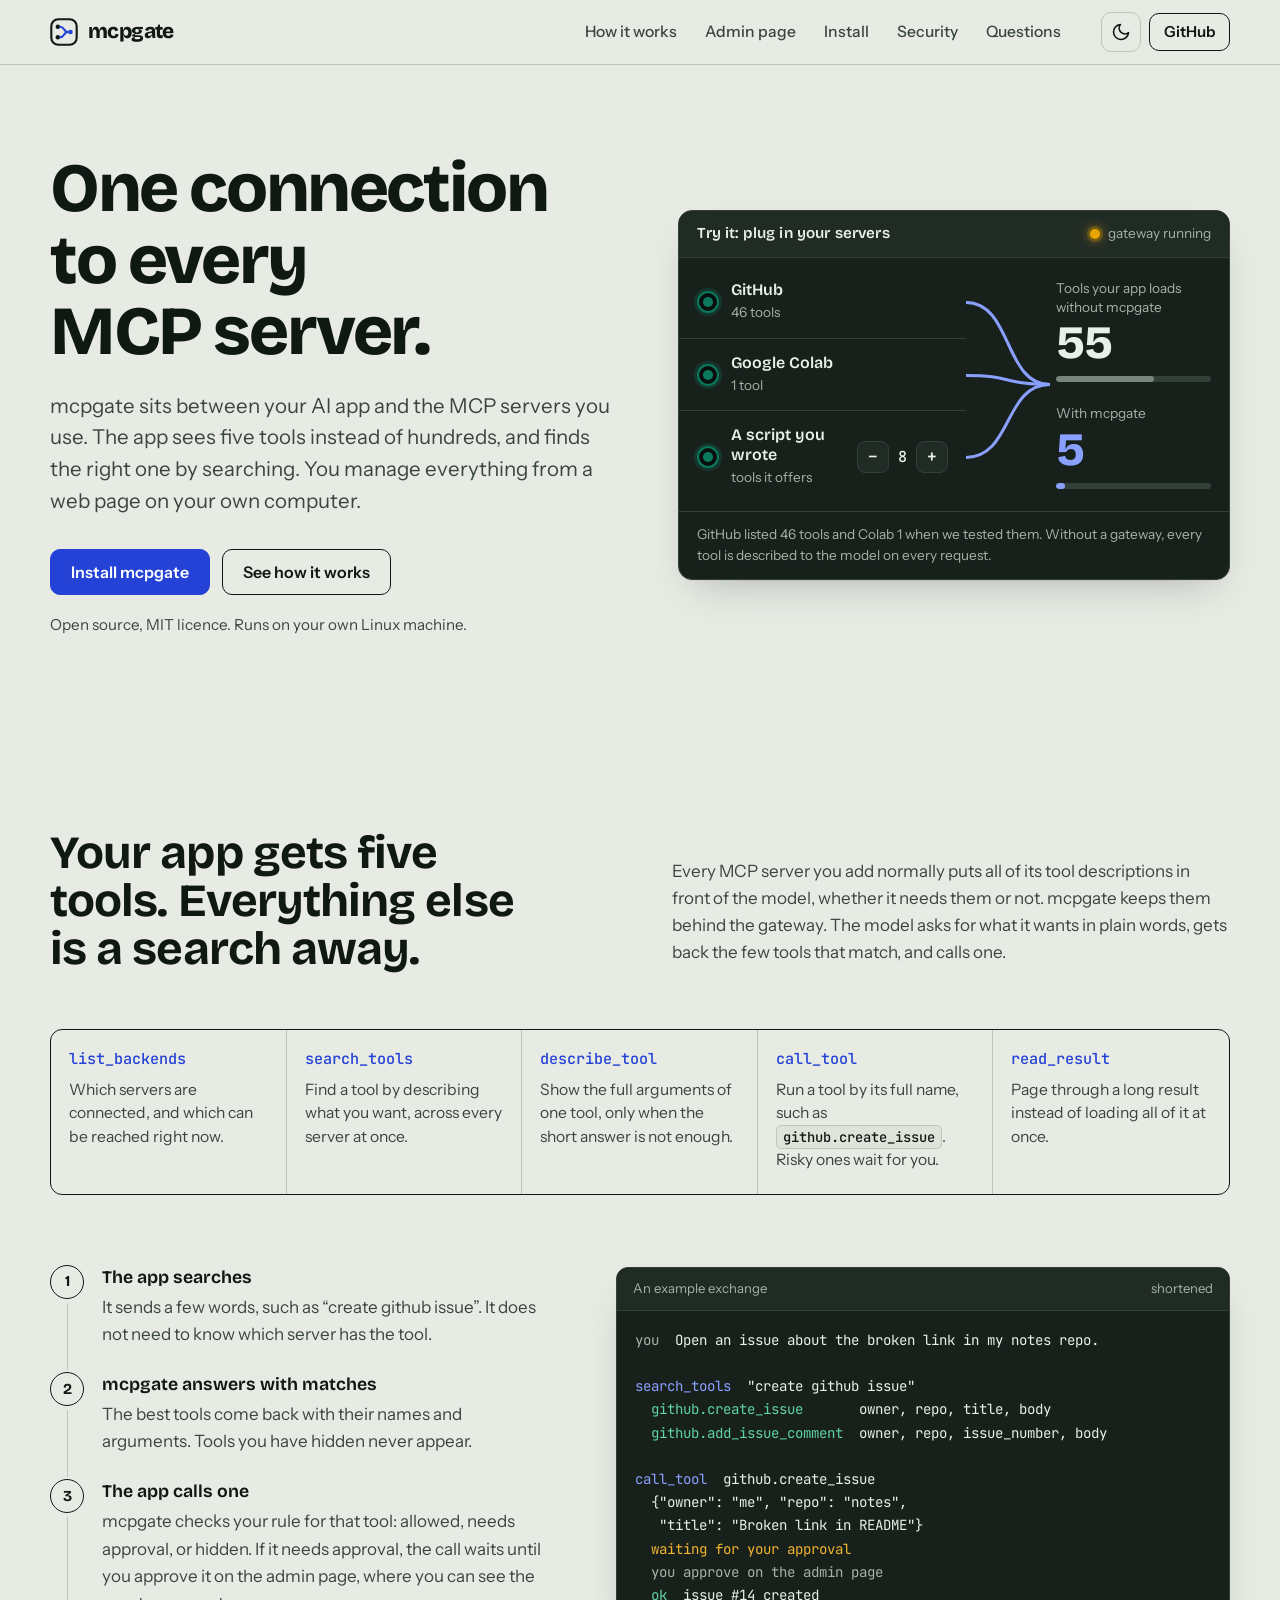
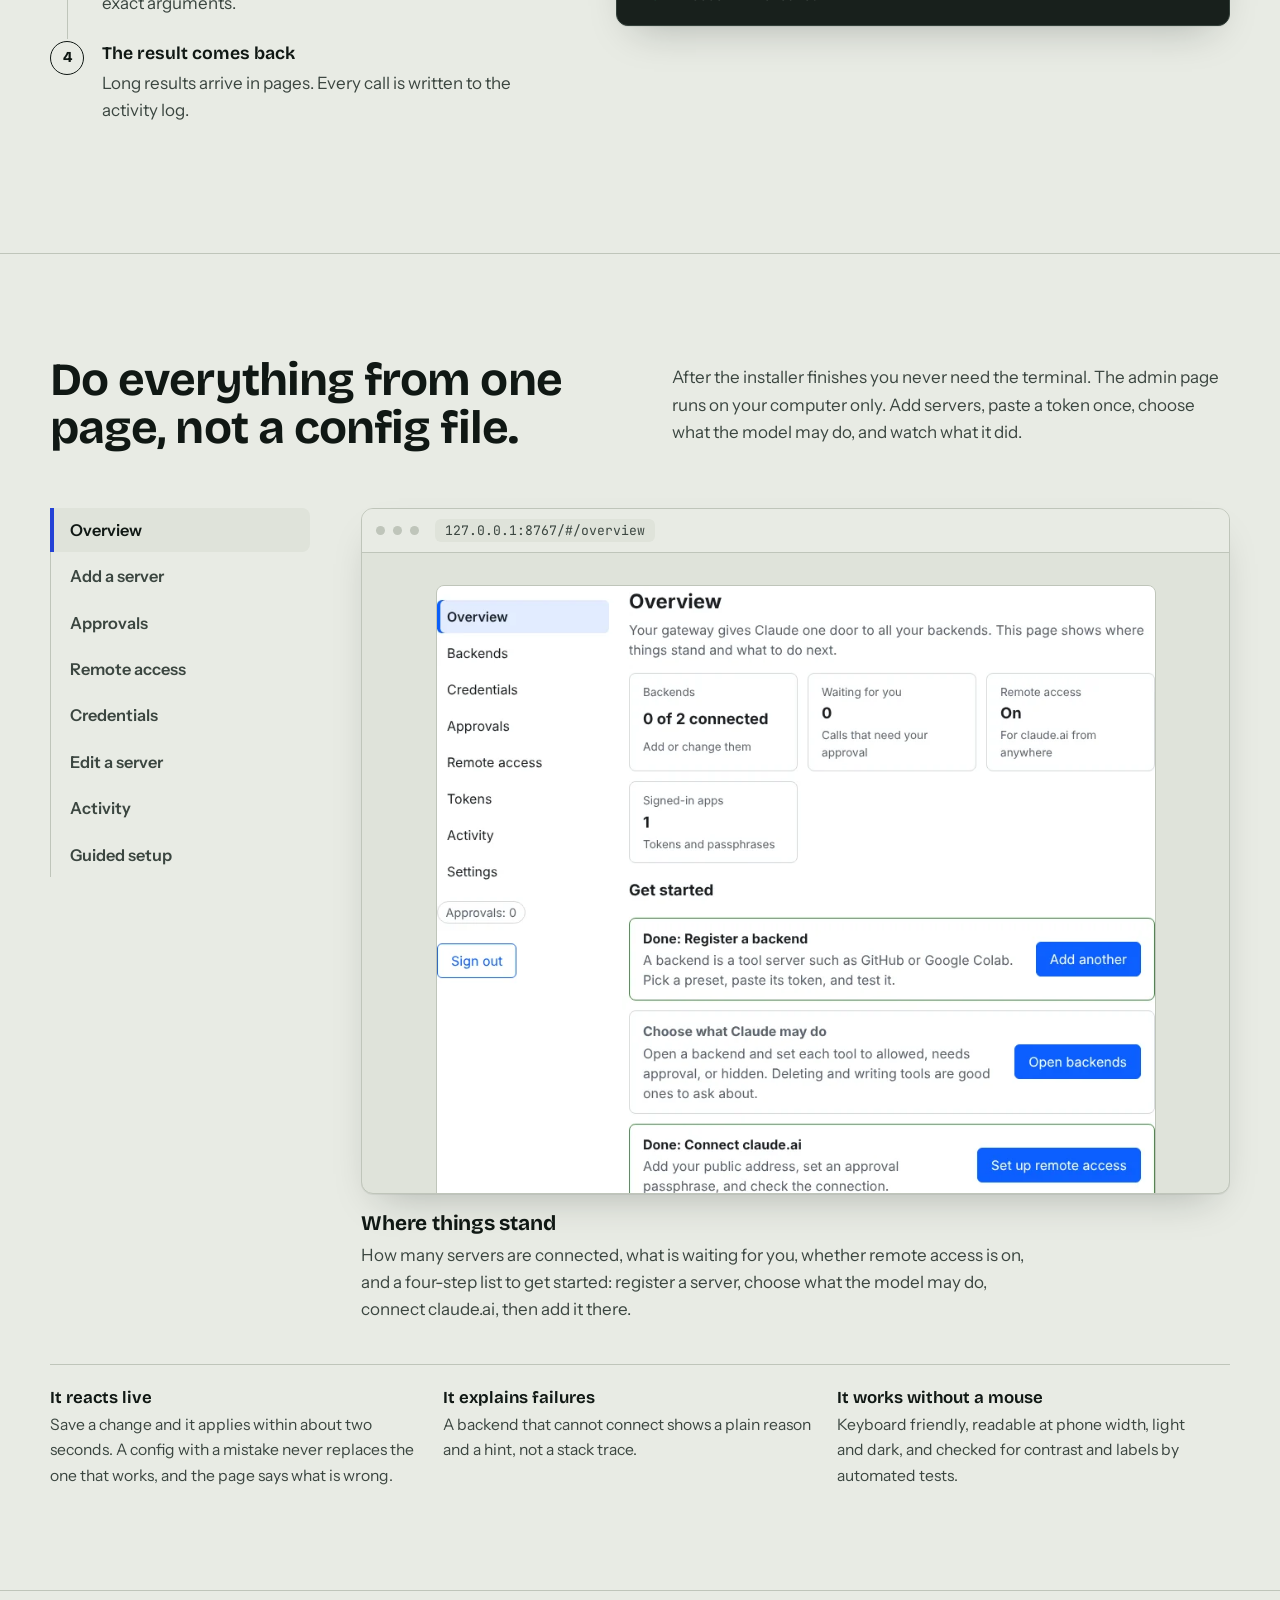
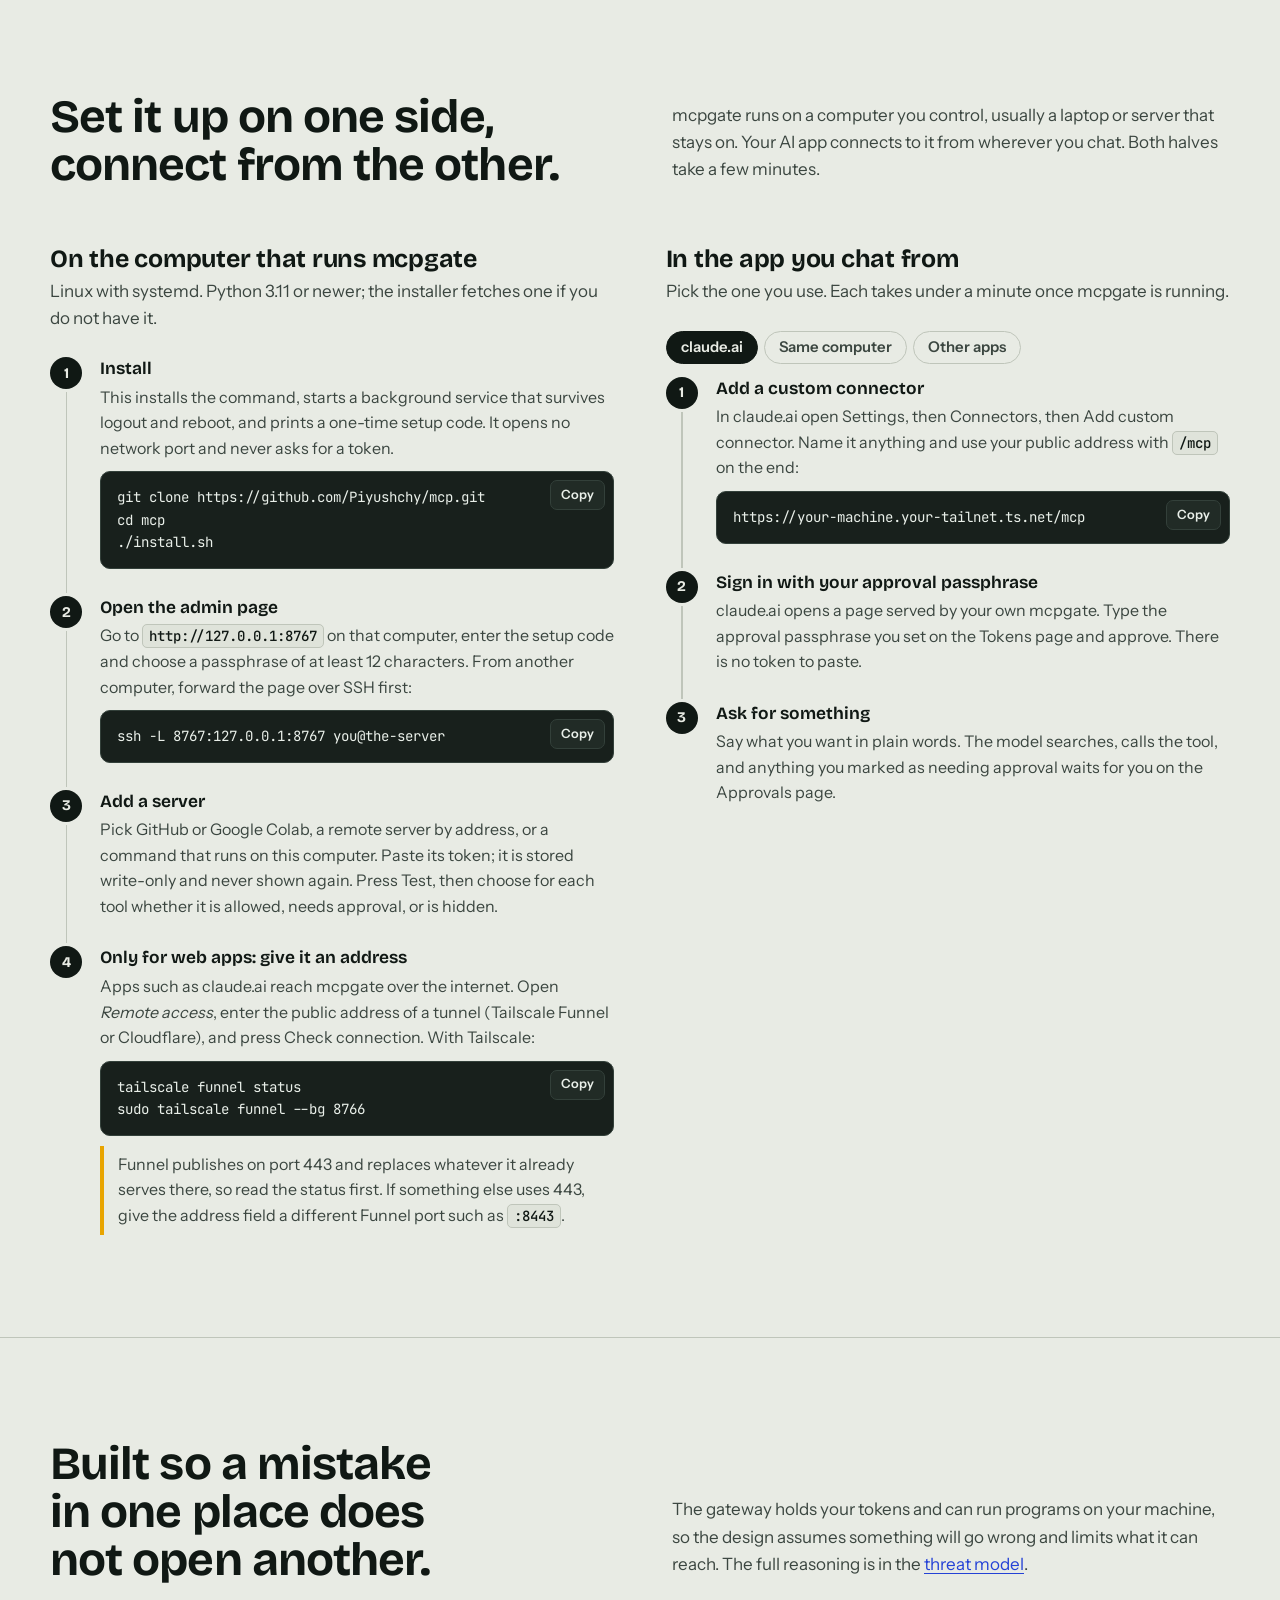
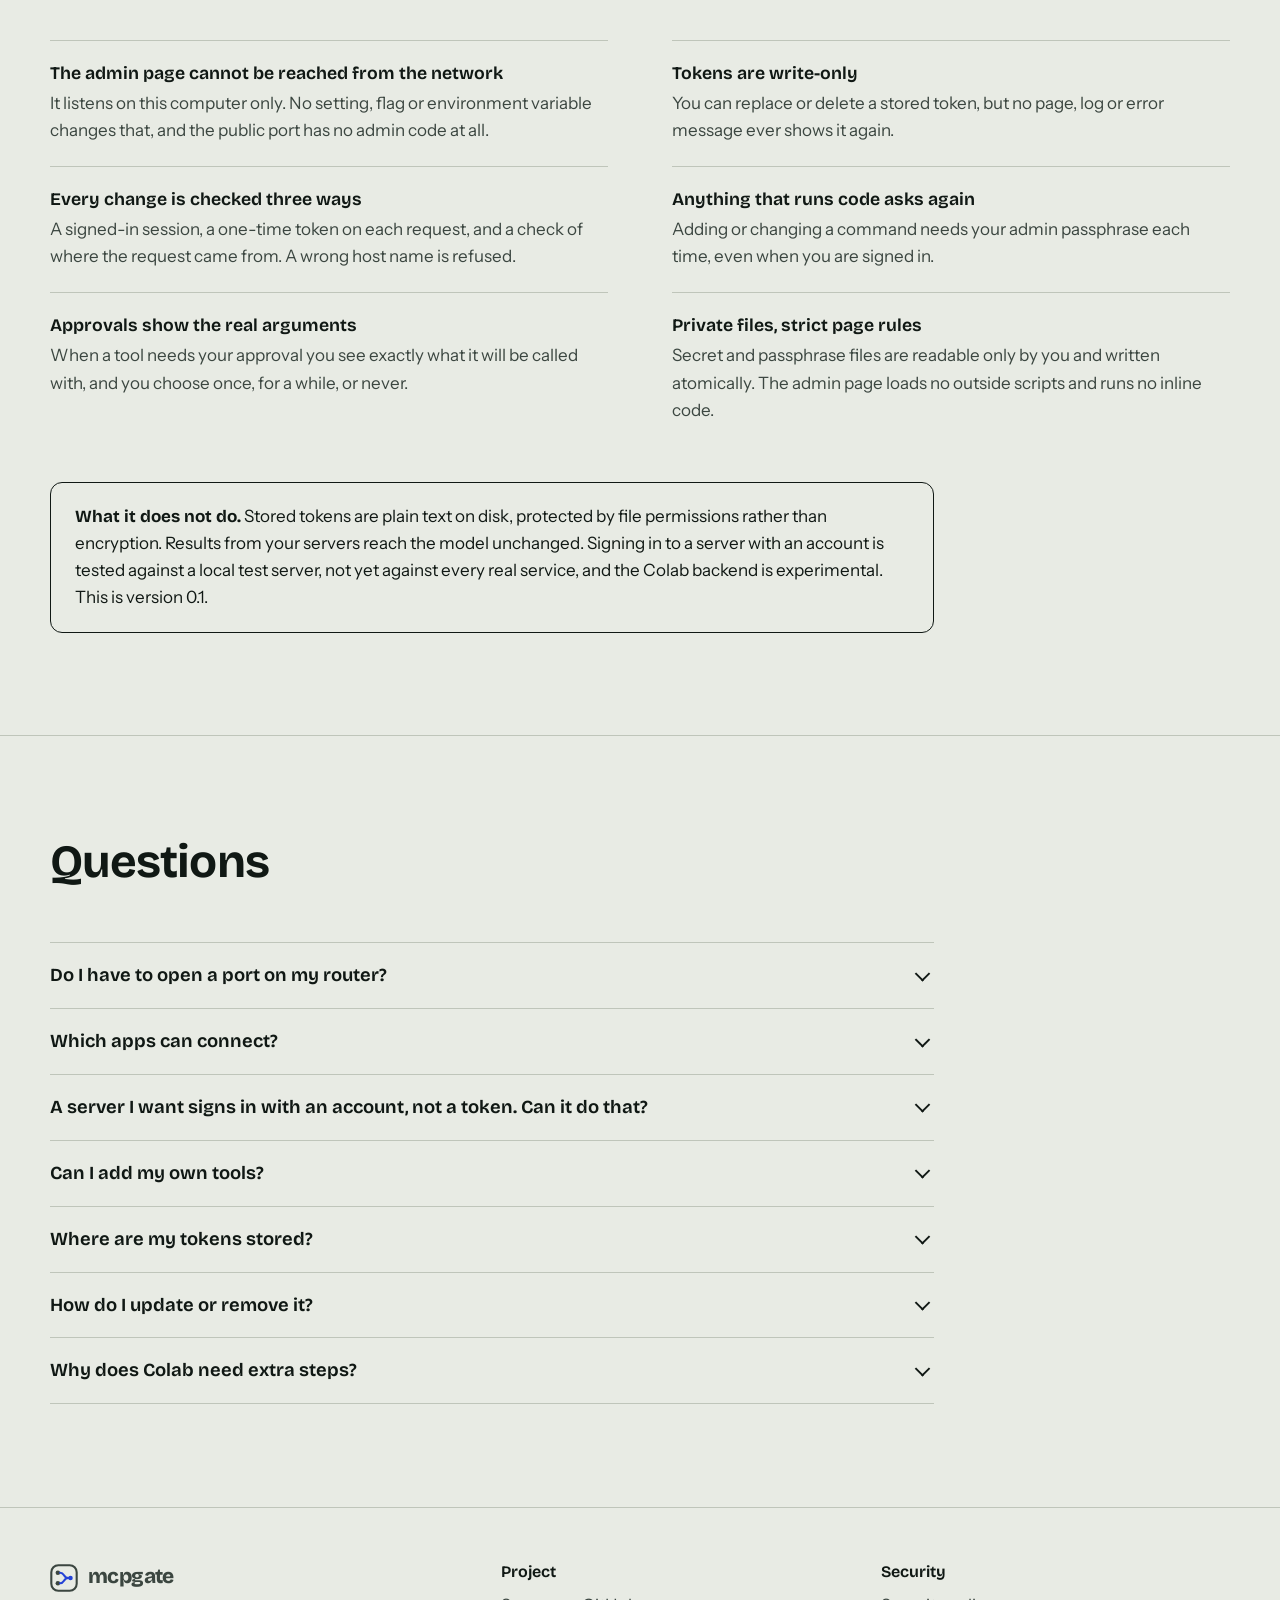
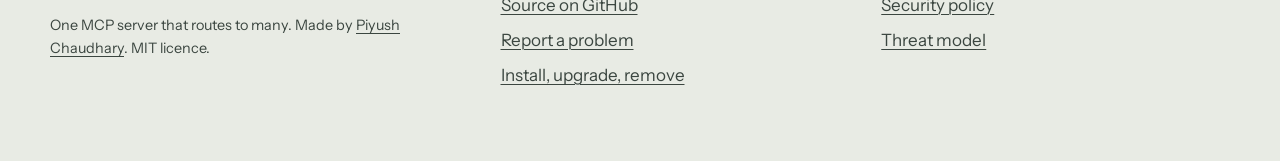
<file: docs/index.html>
<!doctype html>
<html lang="en">
<head>
<meta charset="utf-8">
<meta name="viewport" content="width=device-width, initial-scale=1">
<title>mcpgate: one connection to every MCP server</title>
<meta name="description" content="mcpgate sits between your AI app and your MCP servers. The app sees five tools instead of hundreds and finds the right one by searching. Self-hosted, with an admin page for everything.">
<meta name="theme-color" content="#e8ebe4">
<meta property="og:title" content="mcpgate: one connection to every MCP server">
<meta property="og:description" content="Five tools instead of hundreds. Search-first loading, approvals, one place for your tokens. Self-hosted.">
<meta property="og:type" content="website">
<meta property="og:image" content="https://mcp.piyushchy.is-a.dev/assets/og.png">
<meta name="twitter:card" content="summary_large_image">
<link rel="icon" href="assets/favicon.svg" type="image/svg+xml">
<link rel="preload" href="assets/fonts/bricolage-grotesque-latin-wght-normal.woff2" as="font" type="font/woff2" crossorigin>
<link rel="preload" href="assets/fonts/instrument-sans-latin-wght-normal.woff2" as="font" type="font/woff2" crossorigin>
<link rel="stylesheet" href="assets/site.css">
<script src="assets/theme.js"></script>
</head>
<body>
<a class="skip" href="#main">Skip to content</a>

<header class="top">
  <div class="wrap">
    <a class="brand" href="#top" aria-label="mcpgate, home">
      <svg viewBox="0 0 32 32" aria-hidden="true"><rect x="1.5" y="1.5" width="29" height="29" rx="8" fill="none" stroke="currentColor" stroke-width="2.4"/><circle cx="9" cy="10" r="2.6" fill="currentColor"/><circle cx="9" cy="22" r="2.6" fill="currentColor"/><path d="M11.6 10 C17 10 15 16 21 16 M11.6 22 C17 22 15 16 21 16" fill="none" stroke="var(--cobalt)" stroke-width="2.4" stroke-linecap="round"/><circle cx="23.4" cy="16" r="2.6" fill="var(--cobalt)"/></svg>
      mcpgate
    </a>
    <nav class="nav" aria-label="Sections">
      <a href="#how">How it works</a>
      <a href="#admin">Admin page</a>
      <a href="#install">Install</a>
      <a href="#security">Security</a>
      <a href="#faq">Questions</a>
    </nav>
    <div class="tools">
      <button class="iconbtn" id="theme" type="button" aria-label="Switch between light and dark">
        <svg class="moon" viewBox="0 0 24 24" fill="none" stroke="currentColor" stroke-width="2" stroke-linecap="round" stroke-linejoin="round" aria-hidden="true"><path d="M21 12.8A9 9 0 1 1 11.2 3a7 7 0 0 0 9.8 9.8z"/></svg>
        <svg class="sun" viewBox="0 0 24 24" fill="none" stroke="currentColor" stroke-width="2" stroke-linecap="round" aria-hidden="true"><circle cx="12" cy="12" r="4"/><path d="M12 2v2M12 20v2M4.9 4.9l1.4 1.4M17.7 17.7l1.4 1.4M2 12h2M20 12h2M4.9 19.1l1.4-1.4M17.7 6.3l1.4-1.4"/></svg>
      </button>
      <a class="btn small" href="https://github.com/Piyushchy/mcp">GitHub</a>
    </div>
  </div>
</header>

<main id="main">

<!-- ================= hero ================= -->
<div class="hero" id="top">
  <div class="wrap">
    <div>
      <h1>One connection to every MCP server.</h1>
      <p class="lede">mcpgate sits between your AI app and the MCP servers you use. The app sees five tools instead of hundreds, and finds the right one by searching. You manage everything from a web page on your own computer.</p>
      <div class="cta">
        <a class="btn primary" href="#install">Install mcpgate</a>
        <a class="btn" href="#how">See how it works</a>
      </div>
      <p class="fine">Open source, MIT licence. Runs on your own Linux machine.</p>
    </div>

    <!-- the signature piece: a patch panel you can plug things into -->
    <div class="rack" id="rack" aria-labelledby="rack-title">
      <header>
        <strong id="rack-title">Try it: plug in your servers</strong>
        <span><i class="lamp" aria-hidden="true"></i> gateway running</span>
      </header>
      <div class="rack-body">
        <div class="slots">
          <div class="slot">
            <label for="s-github" class="jackwrap"><input type="checkbox" id="s-github" data-tools="46" checked><span class="jack"></span></label>
            <label for="s-github"><span class="nm">GitHub</span><span class="ct">46 tools</span></label>
            <span></span>
          </div>
          <div class="slot">
            <label for="s-colab" class="jackwrap"><input type="checkbox" id="s-colab" data-tools="1" checked><span class="jack"></span></label>
            <label for="s-colab"><span class="nm">Google Colab</span><span class="ct">1 tool</span></label>
            <span></span>
          </div>
          <div class="slot">
            <label for="s-own" class="jackwrap"><input type="checkbox" id="s-own" data-own checked><span class="jack"></span></label>
            <label for="s-own"><span class="nm">A script you wrote</span><span class="ct">tools it offers</span></label>
            <span class="stepper" role="group" aria-label="Number of tools in your script">
              <button type="button" id="own-less" aria-label="One fewer tool">&minus;</button>
              <output id="own-n" aria-live="polite">8</output>
              <button type="button" id="own-more" aria-label="One more tool">+</button>
            </span>
          </div>
        </div>
        <div class="cables" aria-hidden="true"><svg id="cables" preserveAspectRatio="none"></svg></div>
        <div class="out">
          <span class="meter before"><span class="lab">Tools your app loads without mcpgate</span><span class="num" id="n-before">55</span><span class="bar"><i id="b-before"></i></span></span>
          <span class="meter after"><span class="lab">With mcpgate</span><span class="num" id="n-after">5</span><span class="bar"><i id="b-after"></i></span></span>
        </div>
      </div>
      <footer>GitHub listed 46 tools and Colab 1 when we tested them. Without a gateway, every tool is described to the model on every request.</footer>
    </div>
  </div>
</div>

<!-- ================= how it works ================= -->
<section id="how">
  <div class="wrap">
    <div class="head">
      <h2>Your app gets five tools. Everything else is a search away.</h2>
      <div class="prose"><p>Every MCP server you add normally puts all of its tool descriptions in front of the model, whether it needs them or not. mcpgate keeps them behind the gateway. The model asks for what it wants in plain words, gets back the few tools that match, and calls one.</p></div>
    </div>

    <div class="five" role="list">
      <div role="listitem"><code>list_backends</code><p>Which servers are connected, and which can be reached right now.</p></div>
      <div role="listitem"><code>search_tools</code><p>Find a tool by describing what you want, across every server at once.</p></div>
      <div role="listitem"><code>describe_tool</code><p>Show the full arguments of one tool, only when the short answer is not enough.</p></div>
      <div role="listitem"><code>call_tool</code><p>Run a tool by its full name, such as <span class="tag">github.create_issue</span>. Risky ones wait for you.</p></div>
      <div role="listitem"><code>read_result</code><p>Page through a long result instead of loading all of it at once.</p></div>
    </div>

    <div class="flow">
      <ol>
        <li><strong>The app searches</strong><span>It sends a few words, such as &ldquo;create github issue&rdquo;. It does not need to know which server has the tool.</span></li>
        <li><strong>mcpgate answers with matches</strong><span>The best tools come back with their names and arguments. Tools you have hidden never appear.</span></li>
        <li><strong>The app calls one</strong><span>mcpgate checks your rule for that tool: allowed, needs approval, or hidden. If it needs approval, the call waits until you approve it on the admin page, where you can see the exact arguments.</span></li>
        <li><strong>The result comes back</strong><span>Long results arrive in pages. Every call is written to the activity log.</span></li>
      </ol>
      <div class="term" aria-label="Example exchange">
        <div class="bar"><span>An example exchange</span><span>shortened</span></div>
<pre><span class="d">you</span>  Open an issue about the broken link in my notes repo.

<span class="u">search_tools</span>  "create github issue"
  <span class="g">github.create_issue</span>       owner, repo, title, body
  <span class="g">github.add_issue_comment</span>  owner, repo, issue_number, body

<span class="u">call_tool</span>  github.create_issue
  {"owner": "me", "repo": "notes",
   "title": "Broken link in README"}
  <span class="a">waiting for your approval</span>
  <span class="d">you approve on the admin page</span>
  <span class="g">ok</span>  issue #14 created</pre>
      </div>
    </div>
  </div>
</section>

<!-- ================= admin UI ================= -->
<section id="admin">
  <div class="wrap">
    <div class="head">
      <h2>Do everything from one page, not a config file.</h2>
      <div class="prose"><p>After the installer finishes you never need the terminal. The admin page runs on your computer only. Add servers, paste a token once, choose what the model may do, and watch what it did.</p></div>
    </div>

    <div class="gallery">
      <div class="gtabs" role="tablist" aria-label="Admin pages" aria-orientation="vertical" id="gtabs"></div>
      <div class="gview">
        <div class="shot" aria-live="polite">
          <div class="chrome"><i></i><i></i><i></i><span id="gurl">127.0.0.1:8767</span></div>
          <div class="frame" id="gframe" role="tabpanel" tabindex="0" aria-label="Screenshot of the selected page"></div>
        </div>
        <div class="gcap" id="gcap"></div>
      </div>
    </div>

    <div class="facts">
      <div><strong>It reacts live</strong><p>Save a change and it applies within about two seconds. A config with a mistake never replaces the one that works, and the page says what is wrong.</p></div>
      <div><strong>It explains failures</strong><p>A backend that cannot connect shows a plain reason and a hint, not a stack trace.</p></div>
      <div><strong>It works without a mouse</strong><p>Keyboard friendly, readable at phone width, light and dark, and checked for contrast and labels by automated tests.</p></div>
    </div>
  </div>
</section>

<!-- ================= install ================= -->
<section id="install">
  <div class="wrap">
    <div class="head">
      <h2>Set it up on one side, connect from the other.</h2>
      <div class="prose"><p>mcpgate runs on a computer you control, usually a laptop or server that stays on. Your AI app connects to it from wherever you chat. Both halves take a few minutes.</p></div>
    </div>

    <div class="sides">
      <div class="side">
        <h3>On the computer that runs mcpgate</h3>
        <p class="sub">Linux with systemd. Python 3.11 or newer; the installer fetches one if you do not have it.</p>
        <ol class="steps">
          <li>
            <strong>Install</strong>
            <p>This installs the command, starts a background service that survives logout and reboot, and prints a one-time setup code. It opens no network port and never asks for a token.</p>
            <div class="code"><pre>git clone https://github.com/Piyushchy/mcp.git
cd mcp
./install.sh</pre><button class="copy" type="button" data-copy="git clone https://github.com/Piyushchy/mcp.git&#10;cd mcp&#10;./install.sh">Copy</button></div>
          </li>
          <li>
            <strong>Open the admin page</strong>
            <p>Go to <span class="tag">http://127.0.0.1:8767</span> on that computer, enter the setup code and choose a passphrase of at least 12 characters. From another computer, forward the page over SSH first:</p>
            <div class="code"><pre>ssh -L 8767:127.0.0.1:8767 you@the-server</pre><button class="copy" type="button" data-copy="ssh -L 8767:127.0.0.1:8767 you@the-server">Copy</button></div>
          </li>
          <li>
            <strong>Add a server</strong>
            <p>Pick GitHub or Google Colab, a remote server by address, or a command that runs on this computer. Paste its token; it is stored write-only and never shown again. Press Test, then choose for each tool whether it is allowed, needs approval, or is hidden.</p>
          </li>
          <li>
            <strong>Only for web apps: give it an address</strong>
            <p>Apps such as claude.ai reach mcpgate over the internet. Open <em>Remote access</em>, enter the public address of a tunnel (Tailscale Funnel or Cloudflare), and press Check connection. With Tailscale:</p>
            <div class="code"><pre>tailscale funnel status
sudo tailscale funnel --bg 8766</pre><button class="copy" type="button" data-copy="tailscale funnel status&#10;sudo tailscale funnel --bg 8766">Copy</button></div>
            <p class="note">Funnel publishes on port 443 and replaces whatever it already serves there, so read the status first. If something else uses 443, give the address field a different Funnel port such as <span class="tag">:8443</span>.</p>
          </li>
        </ol>
      </div>

      <div class="side">
        <h3>In the app you chat from</h3>
        <p class="sub">Pick the one you use. Each takes under a minute once mcpgate is running.</p>
        <div class="ctabs" role="tablist" aria-label="Choose your app" id="ctabs">
          <button type="button" role="tab" aria-selected="true" aria-controls="c-claudeai" id="t-claudeai">claude.ai</button>
          <button type="button" role="tab" aria-selected="false" aria-controls="c-local" id="t-local" tabindex="-1">Same computer</button>
          <button type="button" role="tab" aria-selected="false" aria-controls="c-other" id="t-other" tabindex="-1">Other apps</button>
        </div>

        <div class="cpane" id="c-claudeai" role="tabpanel" aria-labelledby="t-claudeai">
          <ol class="steps">
            <li><strong>Add a custom connector</strong><p>In claude.ai open Settings, then Connectors, then Add custom connector. Name it anything and use your public address with <span class="tag">/mcp</span> on the end:</p>
              <div class="code"><pre>https://your-machine.your-tailnet.ts.net/mcp</pre><button class="copy" type="button" data-copy="https://your-machine.your-tailnet.ts.net/mcp">Copy</button></div></li>
            <li><strong>Sign in with your approval passphrase</strong><p>claude.ai opens a page served by your own mcpgate. Type the approval passphrase you set on the Tokens page and approve. There is no token to paste.</p></li>
            <li><strong>Ask for something</strong><p>Say what you want in plain words. The model searches, calls the tool, and anything you marked as needing approval waits for you on the Approvals page.</p></li>
          </ol>
        </div>

        <div class="cpane" id="c-local" role="tabpanel" aria-labelledby="t-local" hidden>
          <ol class="steps">
            <li><strong>Claude Code</strong><p>On the same computer you need no tunnel and no token:</p>
              <div class="code"><pre>claude mcp add mcpgate -- mcpgate serve</pre><button class="copy" type="button" data-copy="claude mcp add mcpgate -- mcpgate serve">Copy</button></div></li>
            <li><strong>Claude Desktop and similar</strong><p>Add a server whose command is <span class="tag">mcpgate</span> and whose argument is <span class="tag">serve</span>. The app starts it and talks to it directly.</p></li>
          </ol>
        </div>

        <div class="cpane" id="c-other" role="tabpanel" aria-labelledby="t-other" hidden>
          <ol class="steps">
            <li><strong>Create an access token</strong><p>On the Tokens page, press Create token and copy it once. It cannot be shown again.</p></li>
            <li><strong>Add the server to the app</strong><p>Apps that take a JSON settings file need the address and one header. Write the word <span class="tag">Bearer</span>, a space, then the token. Some apps name the first key <span class="tag">url</span> instead of <span class="tag">serverUrl</span>.</p>
              <div class="code"><pre>{
  "mcpServers": {
    "mcpgate": {
      "serverUrl": "https://your-machine.your-tailnet.ts.net/mcp",
      "headers": { "Authorization": "Bearer YOUR_TOKEN" }
    }
  }
}</pre><button class="copy" type="button" data-copy='{&#10;  "mcpServers": {&#10;    "mcpgate": {&#10;      "serverUrl": "https://your-machine.your-tailnet.ts.net/mcp",&#10;      "headers": { "Authorization": "Bearer YOUR_TOKEN" }&#10;    }&#10;  }&#10;}'>Copy</button></div>
              <p class="note">A token typed into a chat, a screenshot or a public file is no longer private. If that happens, create a new one on the Tokens page and delete the old one.</p></li>
          </ol>
        </div>
      </div>
    </div>
  </div>
</section>

<!-- ================= security ================= -->
<section id="security">
  <div class="wrap">
    <div class="head">
      <h2>Built so a mistake in one place does not open another.</h2>
      <div class="prose"><p>The gateway holds your tokens and can run programs on your machine, so the design assumes something will go wrong and limits what it can reach. The full reasoning is in the <a href="https://github.com/Piyushchy/mcp/blob/main/docs/threat-model.md">threat model</a>.</p></div>
    </div>

    <div class="rules">
      <div><strong>The admin page cannot be reached from the network</strong><p>It listens on this computer only. No setting, flag or environment variable changes that, and the public port has no admin code at all.</p></div>
      <div><strong>Tokens are write-only</strong><p>You can replace or delete a stored token, but no page, log or error message ever shows it again.</p></div>
      <div><strong>Every change is checked three ways</strong><p>A signed-in session, a one-time token on each request, and a check of where the request came from. A wrong host name is refused.</p></div>
      <div><strong>Anything that runs code asks again</strong><p>Adding or changing a command needs your admin passphrase each time, even when you are signed in.</p></div>
      <div><strong>Approvals show the real arguments</strong><p>When a tool needs your approval you see exactly what it will be called with, and you choose once, for a while, or never.</p></div>
      <div><strong>Private files, strict page rules</strong><p>Secret and passphrase files are readable only by you and written atomically. The admin page loads no outside scripts and runs no inline code.</p></div>
    </div>

    <div class="honest">
      <p><strong>What it does not do.</strong> Stored tokens are plain text on disk, protected by file permissions rather than encryption. Results from your servers reach the model unchanged. Signing in to a server with an account is tested against a local test server, not yet against every real service, and the Colab backend is experimental. This is version 0.1.</p>
    </div>
  </div>
</section>

<!-- ================= faq ================= -->
<section id="faq">
  <div class="wrap">
    <div class="head"><h2>Questions</h2><div></div></div>
    <div class="faq">
      <details><summary>Do I have to open a port on my router?</summary><div><p>No. The admin page never leaves your computer. For web apps you use a tunnel such as Tailscale Funnel or Cloudflare, which connects out from your machine, so nothing listens on your network.</p></div></details>
      <details><summary>Which apps can connect?</summary><div><p>mcpgate speaks standard MCP, so any app that supports MCP over HTTP or as a local command can use it. claude.ai is the one it was developed against; the setup steps for Claude Code, Claude Desktop and apps with a JSON settings file are above.</p></div></details>
      <details><summary>A server I want signs in with an account, not a token. Can it do that?</summary><div><p>Yes. Add it as a remote server, tick <em>This server needs me to sign in with an account</em>, then press Sign in on its card. The server&rsquo;s own login page opens, and mcpgate keeps the resulting login in a private file and refreshes it. Sign out forgets it.</p></div></details>
      <details><summary>Can I add my own tools?</summary><div><p>Yes. Put a Python file in the custom folder and it becomes a server, or run <span class="tag">mcpgate new</span> for a template. Adding a command always asks for your admin passphrase, and the whole feature can be switched off in Settings.</p></div></details>
      <details><summary>Where are my tokens stored?</summary><div><p>In a file on your computer that only your user can read. They are not encrypted, they are write-only in the interface, and they are kept out of logs and error messages.</p></div></details>
      <details><summary>How do I update or remove it?</summary><div><p>Run <span class="tag">./install.sh</span> again to update; your settings, tokens and sign-ins are untouched. <span class="tag">./install.sh uninstall</span> removes the service and the command.</p></div></details>
      <details><summary>Why does Colab need extra steps?</summary><div><p>Google&rsquo;s Colab server works by having the Colab page in your browser connect back to the computer that runs it. If your browser is on a different computer, mcpgate gives the model a link and the one SSH command that makes the connection possible. It is experimental.</p></div></details>
    </div>
  </div>
</section>

</main>

<footer class="site">
  <div class="wrap">
    <div>
      <a class="brand" href="#top" aria-label="mcpgate, back to top"><svg viewBox="0 0 32 32" aria-hidden="true"><rect x="1.5" y="1.5" width="29" height="29" rx="8" fill="none" stroke="currentColor" stroke-width="2.4"/><circle cx="9" cy="10" r="2.6" fill="currentColor"/><circle cx="9" cy="22" r="2.6" fill="currentColor"/><path d="M11.6 10 C17 10 15 16 21 16 M11.6 22 C17 22 15 16 21 16" fill="none" stroke="var(--cobalt)" stroke-width="2.4" stroke-linecap="round"/><circle cx="23.4" cy="16" r="2.6" fill="var(--cobalt)"/></svg>mcpgate</a>
      <small>One MCP server that routes to many. Made by <a href="https://piyushchy.is-a.dev/">Piyush Chaudhary</a>. MIT licence.</small>
    </div>
    <div>
      <h4>Project</h4>
      <ul>
        <li><a href="https://github.com/Piyushchy/mcp">Source on GitHub</a></li>
        <li><a href="https://github.com/Piyushchy/mcp/issues">Report a problem</a></li>
        <li><a href="https://github.com/Piyushchy/mcp/blob/main/docs/install.md">Install, upgrade, remove</a></li>
      </ul>
    </div>
    <div>
      <h4>Security</h4>
      <ul>
        <li><a href="https://github.com/Piyushchy/mcp/blob/main/SECURITY.md">Security policy</a></li>
        <li><a href="https://github.com/Piyushchy/mcp/blob/main/docs/threat-model.md">Threat model</a></li>
      </ul>
    </div>
  </div>
</footer>

<script src="assets/site.js"></script>
</body>
</html>
</file>
<file: docs/assets/site.css>
/* mcpgate site. Fonts are self-hosted (SIL OFL 1.1, see assets/fonts/LICENSE.txt). No third-party requests. */

@font-face { font-family: "Bricolage Grotesque"; src: url("fonts/bricolage-grotesque-latin-wght-normal.woff2") format("woff2"); font-weight: 200 800; font-display: swap; }
@font-face { font-family: "Instrument Sans"; src: url("fonts/instrument-sans-latin-wght-normal.woff2") format("woff2"); font-weight: 400 700; font-display: swap; }
@font-face { font-family: "JetBrains Mono"; src: url("fonts/jetbrains-mono-latin-400-normal.woff2") format("woff2"); font-weight: 400; font-display: swap; }
@font-face { font-family: "JetBrains Mono"; src: url("fonts/jetbrains-mono-latin-500-normal.woff2") format("woff2"); font-weight: 500; font-display: swap; }

:root {
  --rack: #e8ebe4;          /* page: cool sage grey */
  --rack-2: #dfe3da;        /* recessed areas */
  --ink: #101814;
  --ink-2: #3b4640;         /* secondary text, 8.9:1 on --rack */
  --steel: #bfc5ba;         /* rules */
  --cobalt: #2442d6;        /* the cable: links, primary actions */
  --cobalt-ink: #ffffff;
  --amber: #e8a400;         /* status lamps only */
  --jade: #0b7a5c;
  --panel: #18201c;         /* the device */
  --panel-2: #212b26;
  --panel-ink: #e9efe9;
  --panel-dim: #a5b2aa;
  --panel-line: #33403a;
  --focus: #2442d6;
  --shadow: 0 1px 0 rgba(16, 24, 20, .06), 0 18px 40px -18px rgba(16, 24, 20, .28);
  --display: "Bricolage Grotesque", "Avenir Next", "Segoe UI", system-ui, sans-serif;
  --body: "Instrument Sans", "Segoe UI", system-ui, sans-serif;
  --mono: "JetBrains Mono", ui-monospace, "SFMono-Regular", Menlo, Consolas, monospace;
  --wrap: 1180px;
  --gutter: clamp(18px, 4vw, 40px);
  color-scheme: light;
}
:root[data-theme="dark"] {
  --rack: #11161d;
  --rack-2: #0c1016;
  --ink: #e8edf4;
  --ink-2: #aab4c2;
  --steel: #263040;
  --cobalt: #8aa0ff;
  --cobalt-ink: #0b1020;
  --amber: #f2b52e;
  --jade: #3fcf9f;
  --panel: #0a0e13;
  --panel-2: #141b24;
  --panel-ink: #e8edf4;
  --panel-dim: #93a0b2;
  --panel-line: #263040;
  --focus: #8aa0ff;
  --shadow: 0 1px 0 rgba(0, 0, 0, .4), 0 18px 40px -18px rgba(0, 0, 0, .7);
  color-scheme: dark;
}
@media (prefers-color-scheme: dark) {
  :root:not([data-theme="light"]) {
    --rack: #11161d; --rack-2: #0c1016; --ink: #e8edf4; --ink-2: #aab4c2; --steel: #263040;
    --cobalt: #8aa0ff; --cobalt-ink: #0b1020; --amber: #f2b52e; --jade: #3fcf9f;
    --panel: #0a0e13; --panel-2: #141b24; --panel-ink: #e8edf4; --panel-dim: #93a0b2; --panel-line: #263040;
    --focus: #8aa0ff; --shadow: 0 1px 0 rgba(0, 0, 0, .4), 0 18px 40px -18px rgba(0, 0, 0, .7);
    color-scheme: dark;
  }
}

*, *::before, *::after { box-sizing: border-box; }
html { scroll-behavior: smooth; scroll-padding-top: 84px; -webkit-text-size-adjust: 100%; }
body { margin: 0; background: var(--rack); color: var(--ink); font: 400 1.0625rem/1.6 var(--body); text-rendering: optimizeLegibility; }
img, svg { display: block; max-width: 100%; }
a { color: var(--cobalt); text-decoration-thickness: 1px; text-underline-offset: 3px; }
a:hover { text-decoration-thickness: 2px; }
:focus-visible { outline: 3px solid var(--focus); outline-offset: 3px; border-radius: 4px; }
::selection { background: var(--cobalt); color: var(--cobalt-ink); }
code, kbd, pre { font-family: var(--mono); }
.wrap { width: min(100% - 2 * var(--gutter), var(--wrap)); margin-inline: auto; }
.skip { position: absolute; left: -999px; top: 8px; background: var(--ink); color: var(--rack); padding: 8px 14px; border-radius: 6px; z-index: 100; }
.skip:focus { left: 8px; }
.sr { position: absolute; width: 1px; height: 1px; overflow: hidden; clip: rect(0 0 0 0); white-space: nowrap; }

h1, h2, h3 { font-family: var(--display); font-weight: 700; line-height: 1.04; letter-spacing: -.02em; margin: 0; text-wrap: balance; }
h1 { font-size: clamp(2.5rem, 5.4vw, 4.3rem); font-weight: 780; letter-spacing: -.035em; }
h2 { font-size: clamp(1.9rem, 3.6vw, 2.9rem); }
h3 { font-size: 1.3rem; line-height: 1.15; letter-spacing: -.01em; }
p { margin: 0; }
.lede { font-size: clamp(1.1rem, 1.6vw, 1.3rem); line-height: 1.55; color: var(--ink-2); max-width: 36em; }
.prose { max-width: 38em; color: var(--ink-2); }
.prose p + p { margin-top: .9em; }

/* ---------- header ---------- */
.top { position: sticky; top: 0; z-index: 50; background: color-mix(in srgb, var(--rack) 88%, transparent); backdrop-filter: blur(10px); border-bottom: 1px solid var(--steel); }
.top .wrap { display: flex; align-items: center; gap: 28px; height: 64px; }
.brand { display: inline-flex; align-items: center; gap: 10px; font: 780 1.3rem/1 var(--display); letter-spacing: -.03em; color: var(--ink); text-decoration: none; }
.brand svg { width: 28px; height: 28px; }
.nav { display: flex; gap: 4px; margin-left: auto; }
.nav a { color: var(--ink-2); text-decoration: none; padding: 8px 12px; border-radius: 8px; font-weight: 500; font-size: .98rem; }
.nav a:hover { color: var(--ink); background: var(--rack-2); }
.tools { display: flex; align-items: center; gap: 8px; }
.iconbtn { display: inline-grid; place-items: center; width: 40px; height: 40px; border-radius: 10px; border: 1px solid var(--steel); background: transparent; color: var(--ink); cursor: pointer; }
.iconbtn:hover { background: var(--rack-2); }
.iconbtn svg { width: 20px; height: 20px; }
.iconbtn .sun { display: none; }
:root[data-theme="dark"] .iconbtn .sun { display: block; }
:root[data-theme="dark"] .iconbtn .moon { display: none; }
@media (prefers-color-scheme: dark) {
  :root:not([data-theme="light"]) .iconbtn .sun { display: block; }
  :root:not([data-theme="light"]) .iconbtn .moon { display: none; }
}
.btn { display: inline-flex; align-items: center; gap: 8px; min-height: 46px; padding: 0 20px; border-radius: 10px; border: 1.5px solid var(--ink); background: transparent; color: var(--ink); font: 600 1rem/1 var(--body); text-decoration: none; cursor: pointer; }
.btn:hover { background: var(--ink); color: var(--rack); text-decoration: none; }
.btn.primary { background: var(--cobalt); border-color: var(--cobalt); color: var(--cobalt-ink); }
.btn.primary:hover { filter: brightness(1.1); background: var(--cobalt); color: var(--cobalt-ink); }
.btn.small { min-height: 38px; padding: 0 14px; font-size: .95rem; }
@media (max-width: 860px) { .nav { display: none; } .tools { margin-left: auto; } }

/* ---------- hero ---------- */
.hero { padding: clamp(40px, 7vw, 88px) 0 clamp(48px, 7vw, 96px); }
.hero .wrap { display: grid; grid-template-columns: minmax(0, 1.02fr) minmax(0, 1fr); gap: clamp(32px, 5vw, 72px); align-items: center; }
.hero h1 { margin-bottom: 22px; }
.hero .cta { display: flex; flex-wrap: wrap; gap: 12px; margin-top: 32px; }
.hero .fine { margin-top: 18px; font-size: .95rem; color: var(--ink-2); }
@media (max-width: 960px) { .hero .wrap { grid-template-columns: minmax(0, 1fr); } }

/* the patch panel */
.rack { background: var(--panel); color: var(--panel-ink); border-radius: 14px; box-shadow: var(--shadow); border: 1px solid var(--panel-line); overflow: hidden; }
.rack header { display: flex; justify-content: space-between; align-items: center; padding: 12px 18px; border-bottom: 1px solid var(--panel-line); background: var(--panel-2); }
.rack header strong { font: 600 .95rem/1 var(--display); letter-spacing: .01em; }
.rack header span { display: inline-flex; align-items: center; gap: 8px; font-size: .85rem; color: var(--panel-dim); }
.lamp { width: 10px; height: 10px; border-radius: 50%; background: var(--amber); box-shadow: 0 0 0 3px color-mix(in srgb, var(--amber) 22%, transparent), 0 0 12px var(--amber); }
.rack-body { display: grid; grid-template-columns: minmax(0, 1fr) 84px minmax(0, .62fr); align-items: stretch; }
.slots { padding: 8px 0; }
.slot { display: grid; grid-template-columns: auto 1fr auto; align-items: center; gap: 12px; padding: 14px 18px; border-bottom: 1px solid var(--panel-line); }
.slot:last-child { border-bottom: 0; }
.slot label { cursor: pointer; display: block; }
.slot .nm { font: 600 1rem/1.2 var(--display); display: block; }
.slot .ct { font-size: .85rem; color: var(--panel-dim); display: block; margin-top: 3px; }
.jack { position: relative; width: 22px; height: 22px; border-radius: 50%; background: #0a0f0d; border: 2px solid #55645c; display: inline-block; transition: border-color .25s, box-shadow .25s; }
.jack::after { content: ""; position: absolute; inset: 4px; border-radius: 50%; background: var(--panel-line); transition: background .25s; }
.slot input { position: absolute; opacity: 0; width: 1px; height: 1px; }
.slot input:checked + .jack { border-color: var(--jade); box-shadow: 0 0 0 3px color-mix(in srgb, var(--jade) 25%, transparent); }
.slot input:checked + .jack::after { background: var(--jade); }
:root[data-theme="dark"] .slot input:checked + .jack, :root:not([data-theme="light"]) .slot input:checked + .jack { border-color: var(--jade); }
.slot input:focus-visible + .jack { outline: 3px solid #8aa0ff; outline-offset: 3px; }
.stepper { display: inline-flex; align-items: center; gap: 4px; }
.stepper button { width: 32px; height: 32px; border-radius: 8px; border: 1px solid var(--panel-line); background: var(--panel-2); color: var(--panel-ink); font: 600 1.1rem/1 var(--body); cursor: pointer; }
.stepper button:hover { border-color: #6b7c73; }
.stepper output { min-width: 2.2ch; text-align: center; font: 500 .95rem/1 var(--mono); }
.cables { align-self: stretch; }
.cables svg { width: 100%; height: 100%; min-height: 200px; }
.cable { fill: none; stroke: #5d6e65; stroke-width: 3; stroke-linecap: round; transition: stroke .3s, opacity .3s; opacity: .45; }
.cable.on { stroke: #8aa0ff; opacity: 1; }
.cable.draw { stroke-dasharray: var(--len); stroke-dashoffset: var(--len); animation: plug .9s cubic-bezier(.2, .7, .2, 1) forwards; }
@keyframes plug { to { stroke-dashoffset: 0; } }
.out { padding: 18px 18px 18px 6px; display: flex; flex-direction: column; justify-content: center; gap: 22px; }
.meter { display: block; }
.meter .lab { font-size: .85rem; line-height: 1.35; color: var(--panel-dim); display: block; }
.meter .num { font: 760 clamp(2rem, 4.4vw, 2.9rem)/1 var(--display); letter-spacing: -.03em; display: block; margin-top: 4px; font-variant-numeric: tabular-nums; }
.meter.after .num { color: #8aa0ff; }
.meter .bar { display: block; height: 6px; background: var(--panel-line); border-radius: 3px; margin-top: 10px; overflow: hidden; }
.meter .bar i { display: block; height: 100%; width: 0; background: #77857d; border-radius: 3px; transition: width .5s cubic-bezier(.2, .7, .2, 1); }
.meter.after .bar i { background: #8aa0ff; }
.rack footer { padding: 12px 18px; border-top: 1px solid var(--panel-line); font-size: .85rem; color: var(--panel-dim); }
@media (max-width: 560px) {
  .rack-body { grid-template-columns: minmax(0, 1fr); }
  .cables { display: none; }
  .out { padding: 6px 18px 18px; flex-direction: row; gap: 24px; }
  .out .meter { flex: 1; }
}

/* ---------- sections ---------- */
section { padding: clamp(56px, 8vw, 104px) 0; }
section + section { border-top: 1px solid var(--steel); }
.head { display: grid; grid-template-columns: minmax(0, 1fr) minmax(0, 1fr); gap: 24px clamp(32px, 5vw, 72px); align-items: end; margin-bottom: clamp(32px, 5vw, 56px); }
.head .prose { padding-bottom: 6px; }
@media (max-width: 860px) { .head { grid-template-columns: minmax(0, 1fr); } }

/* the five tools */
.five { display: grid; grid-template-columns: repeat(5, minmax(0, 1fr)); border: 1.5px solid var(--ink); border-radius: 12px; overflow: hidden; background: var(--rack); }
.five > div { padding: 20px 18px 22px; border-right: 1px solid var(--steel); }
.five > div:last-child { border-right: 0; }
.five code { display: block; font: 500 .95rem/1.2 var(--mono); color: var(--cobalt); margin-bottom: 10px; word-break: break-word; }
.five p { font-size: .98rem; color: var(--ink-2); line-height: 1.5; }
@media (max-width: 980px) {
  .five { grid-template-columns: repeat(2, minmax(0, 1fr)); }
  .five > div { border-bottom: 1px solid var(--steel); }
  .five > div:nth-child(2n) { border-right: 0; }
  .five > div:last-child { grid-column: 1 / -1; border-bottom: 0; }
}
@media (max-width: 520px) { .five { grid-template-columns: minmax(0, 1fr); } .five > div { border-right: 0; } }

/* a request, step by step */
.flow { display: grid; grid-template-columns: minmax(0, .9fr) minmax(0, 1.1fr); gap: clamp(28px, 5vw, 64px); margin-top: clamp(40px, 6vw, 72px); align-items: start; }
.flow ol { list-style: none; margin: 0; padding: 0; counter-reset: s; }
.flow li { counter-increment: s; position: relative; padding: 0 0 26px 52px; }
.flow li::before { content: counter(s); position: absolute; left: 0; top: -2px; width: 34px; height: 34px; border-radius: 50%; border: 1.5px solid var(--ink); display: grid; place-items: center; font: 700 .95rem/1 var(--display); background: var(--rack); }
.flow li::after { content: ""; position: absolute; left: 16.5px; top: 36px; bottom: 4px; width: 1.5px; background: var(--steel); }
.flow li:last-child::after { display: none; }
.flow li strong { font: 650 1.1rem/1.3 var(--display); display: block; margin-bottom: 4px; }
.flow li span { color: var(--ink-2); }
.term { background: var(--panel); color: var(--panel-ink); border-radius: 12px; border: 1px solid var(--panel-line); box-shadow: var(--shadow); overflow: hidden; font-family: var(--mono); font-size: .88rem; line-height: 1.65; }
.term .bar { display: flex; justify-content: space-between; padding: 10px 16px; background: var(--panel-2); border-bottom: 1px solid var(--panel-line); font-family: var(--body); font-size: .82rem; color: var(--panel-dim); }
.term pre { margin: 0; padding: 18px; overflow-x: auto; white-space: pre; }
.term .u { color: #8aa0ff; } .term .d { color: var(--panel-dim); } .term .g { color: #5fd3a8; } .term .a { color: #f2b52e; }
@media (max-width: 900px) { .flow { grid-template-columns: minmax(0, 1fr); } }

/* ---------- admin UI gallery ---------- */
.gallery { display: grid; grid-template-columns: 260px minmax(0, 1fr); gap: clamp(24px, 4vw, 56px); align-items: start; }
.gtabs { display: flex; flex-direction: column; gap: 2px; border-left: 1.5px solid var(--steel); }
.gtabs button { text-align: left; background: none; border: 0; border-left: 4px solid transparent; margin-left: -1.5px; padding: 12px 16px; font: 600 1.02rem/1.25 var(--body); color: var(--ink-2); cursor: pointer; border-radius: 0 8px 8px 0; }
.gtabs button:hover { color: var(--ink); background: var(--rack-2); }
.gtabs button[aria-selected="true"] { color: var(--ink); border-left-color: var(--cobalt); background: var(--rack-2); }
.gview { min-width: 0; }
.shot { border: 1px solid var(--steel); border-radius: 12px; overflow: hidden; background: var(--rack-2); box-shadow: var(--shadow); }
.shot .chrome { display: flex; align-items: center; gap: 8px; padding: 10px 14px; border-bottom: 1px solid var(--steel); background: var(--rack); font: 400 .82rem/1 var(--mono); color: var(--ink-2); }
.shot .chrome i { width: 9px; height: 9px; border-radius: 50%; background: var(--steel); }
.shot .chrome span { margin-left: 8px; padding: 5px 10px; border-radius: 6px; background: var(--rack-2); }
.shot .frame { display: grid; place-items: start center; padding: clamp(14px, 3vw, 32px); max-height: 640px; overflow: auto; }
.shot img { width: min(100%, 720px); height: auto; border-radius: 8px; border: 1px solid var(--steel); }
.shot img.dark { display: none; }
:root[data-theme="dark"] .shot img.light { display: none; }
:root[data-theme="dark"] .shot img.dark { display: block; }
@media (prefers-color-scheme: dark) {
  :root:not([data-theme="light"]) .shot img.light { display: none; }
  :root:not([data-theme="light"]) .shot img.dark { display: block; }
}
.gcap { margin-top: 18px; max-width: 40em; }
.gcap h3 { margin-bottom: 6px; }
.gcap p { color: var(--ink-2); }
.facts { display: grid; grid-template-columns: repeat(3, minmax(0, 1fr)); gap: 0; margin-top: 40px; border-top: 1px solid var(--steel); }
.facts > div { padding: 22px 24px 0 0; }
.facts strong { font: 650 1.05rem/1.3 var(--display); display: block; margin-bottom: 4px; }
.facts p { color: var(--ink-2); font-size: .98rem; }
@media (max-width: 900px) { .gallery { grid-template-columns: minmax(0, 1fr); } .gtabs { flex-direction: row; overflow-x: auto; border-left: 0; border-bottom: 1.5px solid var(--steel); gap: 0; }
  .gtabs button { border-left: 0; border-bottom: 4px solid transparent; margin: 0 0 -1.5px; white-space: nowrap; border-radius: 8px 8px 0 0; }
  .gtabs button[aria-selected="true"] { border-bottom-color: var(--cobalt); }
  .facts { grid-template-columns: minmax(0, 1fr); } }

/* ---------- install: two sides ---------- */
.sides { display: grid; grid-template-columns: minmax(0, 1fr) minmax(0, 1fr); gap: clamp(24px, 4vw, 56px); }
.side h3 { font-size: 1.55rem; margin-bottom: 4px; }
.side > .sub { color: var(--ink-2); margin-bottom: 26px; }
.steps { list-style: none; margin: 0; padding: 0; counter-reset: n; }
.steps > li { counter-increment: n; position: relative; padding: 0 0 28px 50px; }
.steps > li::before { content: counter(n); position: absolute; left: 0; top: -1px; width: 32px; height: 32px; border-radius: 50%; background: var(--ink); color: var(--rack); display: grid; place-items: center; font: 700 .92rem/1 var(--display); }
.steps > li::after { content: ""; position: absolute; left: 15.5px; top: 34px; bottom: 4px; width: 1.5px; background: var(--steel); }
.steps > li:last-child { padding-bottom: 0; } .steps > li:last-child::after { display: none; }
.steps strong { font: 650 1.08rem/1.3 var(--display); display: block; margin-bottom: 4px; }
.steps p { color: var(--ink-2); font-size: 1rem; }
.steps p + p, .steps p + .code, .steps .code + p { margin-top: 10px; }
.code { position: relative; background: var(--panel); color: var(--panel-ink); border-radius: 10px; border: 1px solid var(--panel-line); }
.code pre { margin: 0; padding: 14px 76px 14px 16px; overflow-x: auto; font-size: .88rem; line-height: 1.6; white-space: pre; }
.code .copy { position: absolute; top: 8px; right: 8px; min-height: 30px; padding: 0 10px; border-radius: 7px; border: 1px solid var(--panel-line); background: var(--panel-2); color: var(--panel-ink); font: 600 .8rem/1 var(--body); cursor: pointer; }
.code .copy:hover { border-color: #6b7c73; }
.code .copy[data-done] { color: #5fd3a8; border-color: #3a7d63; }
.tag { font: 500 .88em/1 var(--mono); background: var(--rack-2); border: 1px solid var(--steel); padding: 2px 6px; border-radius: 5px; color: var(--ink); }
.ctabs { display: flex; gap: 6px; margin: 4px 0 14px; flex-wrap: wrap; }
.ctabs button { border: 1.5px solid var(--steel); background: transparent; color: var(--ink-2); padding: 8px 14px; border-radius: 999px; font: 600 .93rem/1 var(--body); cursor: pointer; }
.ctabs button:hover { color: var(--ink); border-color: var(--ink-2); }
.ctabs button[aria-selected="true"] { background: var(--ink); color: var(--rack); border-color: var(--ink); }
.cpane[hidden] { display: none; }
.note { border-left: 4px solid var(--amber); padding: 6px 0 6px 14px; color: var(--ink-2); font-size: .98rem; margin-top: 12px; }
@media (max-width: 960px) { .sides { grid-template-columns: minmax(0, 1fr); gap: 56px; } }

/* ---------- security ---------- */
.rules { display: grid; grid-template-columns: repeat(2, minmax(0, 1fr)); gap: 0 clamp(32px, 5vw, 72px); }
.rules > div { padding: 22px 0; border-top: 1px solid var(--steel); }
.rules strong { font: 650 1.1rem/1.3 var(--display); display: block; margin-bottom: 4px; }
.rules p { color: var(--ink-2); }
.honest { margin-top: 36px; padding: 20px 24px; border: 1.5px solid var(--ink); border-radius: 12px; max-width: 52em; }
.honest strong { font-family: var(--display); }
@media (max-width: 760px) { .rules { grid-template-columns: minmax(0, 1fr); } }

/* ---------- faq ---------- */
.faq { max-width: 52em; }
.faq details { border-top: 1px solid var(--steel); }
.faq details:last-child { border-bottom: 1px solid var(--steel); }
.faq summary { cursor: pointer; list-style: none; padding: 20px 40px 20px 0; font: 650 1.15rem/1.35 var(--display); position: relative; }
.faq summary::-webkit-details-marker { display: none; }
.faq summary::after { content: ""; position: absolute; right: 6px; top: 50%; width: 11px; height: 11px; border-right: 2px solid var(--ink); border-bottom: 2px solid var(--ink); transform: translateY(-70%) rotate(45deg); transition: transform .2s; }
.faq details[open] summary::after { transform: translateY(-30%) rotate(-135deg); }
.faq details > div { padding: 0 0 22px; color: var(--ink-2); max-width: 44em; }
.faq details > div p + p { margin-top: .8em; }

/* ---------- footer ---------- */
footer.site { padding: 56px 0 72px; border-top: 1px solid var(--steel); color: var(--ink-2); }
footer.site .wrap { display: grid; grid-template-columns: 1.2fr 1fr 1fr; gap: 32px; }
footer.site h4 { font: 650 1rem/1 var(--display); color: var(--ink); margin: 0 0 12px; }
footer.site ul { list-style: none; margin: 0; padding: 0; display: grid; gap: 8px; }
footer.site a { color: var(--ink-2); }
footer.site a:hover { color: var(--cobalt); }
footer.site small { display: block; margin-top: 14px; font-size: .9rem; }
@media (max-width: 760px) { footer.site .wrap { grid-template-columns: minmax(0, 1fr); } }

@media (prefers-reduced-motion: reduce) {
  html { scroll-behavior: auto; }
  *, *::before, *::after { animation-duration: .001ms !important; transition-duration: .001ms !important; }
  .cable.draw { stroke-dashoffset: 0; }
}
@media print { .top, .hero .cta { display: none; } body { background: #fff; } }
.jackwrap { position: relative; display: inline-block; line-height: 0; }
.rack header span { white-space: nowrap; }
</file>
